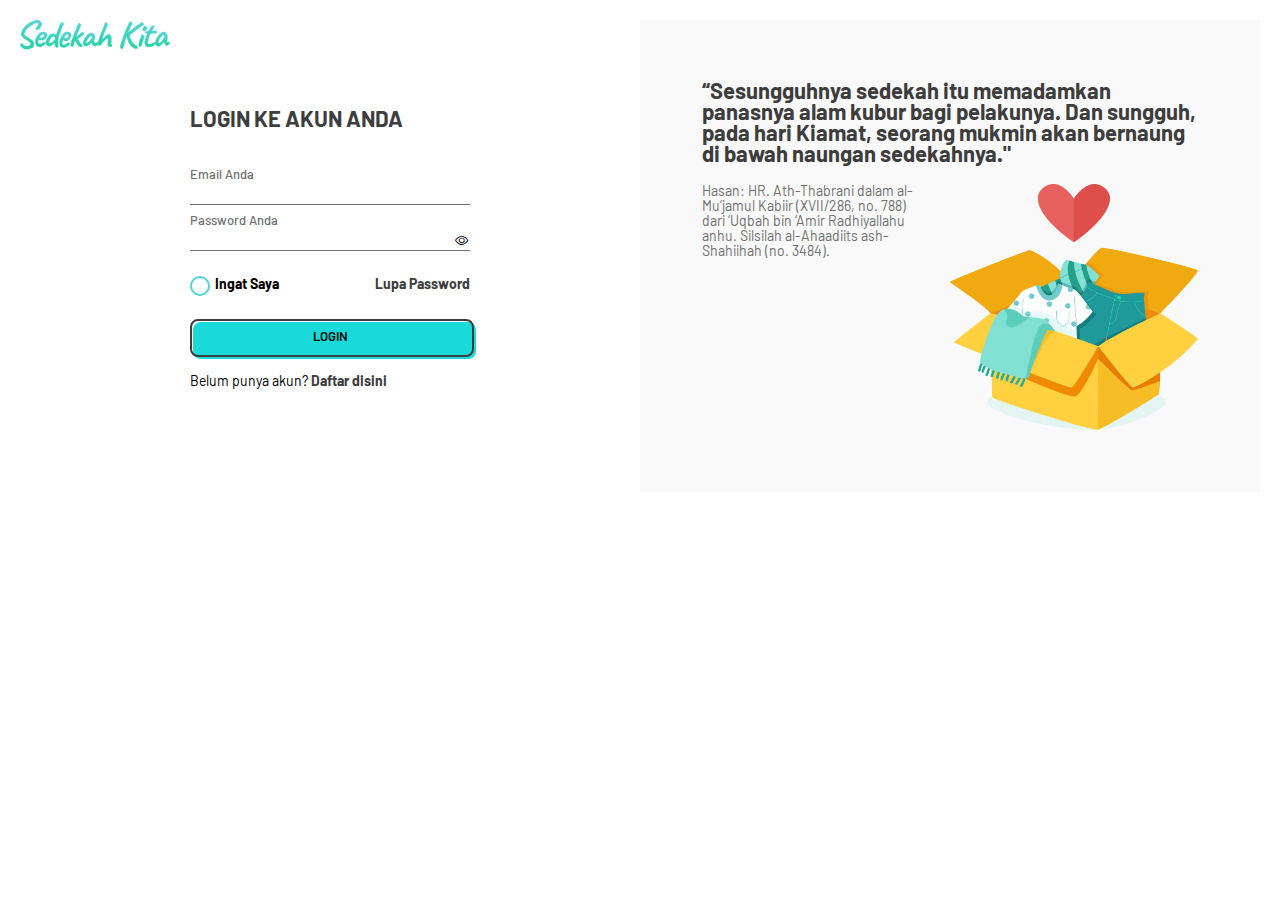
<file: html/index.htm>
<!doctype html>
<html lang="en">
  <head>
    <meta charset="utf-8">
    <meta name="viewport" content="width=device-width, initial-scale=1, shrink-to-fit=no">
    <link rel="stylesheet" href="https://cdn.jsdelivr.net/npm/bootstrap-icons@1.4.0/font/bootstrap-icons.css">
    <link rel="stylesheet" href="assets/css/styles.css" />
    <link href="assets/img/favicon.png" rel="icon" type="image/x-icon" />
    <title>Sedekah Kita</title>
  </head>
  <body>
    <div class="page">
      <div class="sections">
        <div class="left">
          <div class="form-section">
            <div class="logo">
              <img src="assets/img/logo.png" srcset="assets/img/logo.png 1x, assets/img/logo@2x.png 2x" alt="Sedekah Kita" >
            </div>
            <div class="form-center">
              <div class="form">
                <h2>LOGIN KE AKUN ANDA</h2>
                <br>
                <div class="form-group">
                  <label>Email Anda</label>
                  <input type="text" name="email">
                </div>
                <div class="form-group">
                  <label>Password Anda</label>
                  <input type="password" name="password">
                  <button class="toggle" tabindex="-1"><i class="bi bi-eye"></i><i class="bi bi-eye-slash"></i></button>
                </div>
                <br>
                <div class="flex">
                  <label class="checkbox">
                    <input type="checkbox">
                    <span>Ingat Saya</span>
                  </label>
                  <a href="reset.htm" class="flright">Lupa Password</a>
                </div>
                <div class="form-button">
                  <button class="primary">LOGIN</button>
                </div>
                <div class="form-group">
                  Belum punya akun? <a href="register.htm">Daftar disini</a>
                </div>
              </div>
            </div>
          </div>
        </div>
        <div class="right banner-note">
          <div class="banner-outer">
            <div class="banner-inner">
              <h2>“Sesungguhnya sedekah itu memadamkan panasnya alam kubur bagi pelakunya. Dan sungguh, pada hari Kiamat, seorang mukmin akan bernaung di bawah naungan sedekahnya."</h2>
              <div class="banner-footer">
                <div class="footnote">Hasan: HR. Ath-Thabrani dalam al-Mu’jamul Kabiir (XVII/286, no. 788) dari ‘Uqbah bin ‘Amir Radhiyallahu anhu. Silsilah al-Ahaadiits ash-Shahiihah (no. 3484).</div>
                <img src="assets/img/img02.png" alt="">
              </div>
            </div>
          </div>
        </div>
      </div>
    </div>
    <script src="https://code.jquery.com/jquery-3.5.1.min.js" integrity="sha256-9/aliU8dGd2tb6OSsuzixeV4y/faTqgFtohetphbbj0=" crossorigin="anonymous"></script>
    <script src="assets/js/scripts.js" ></script>
  </body>
</html>
</file>
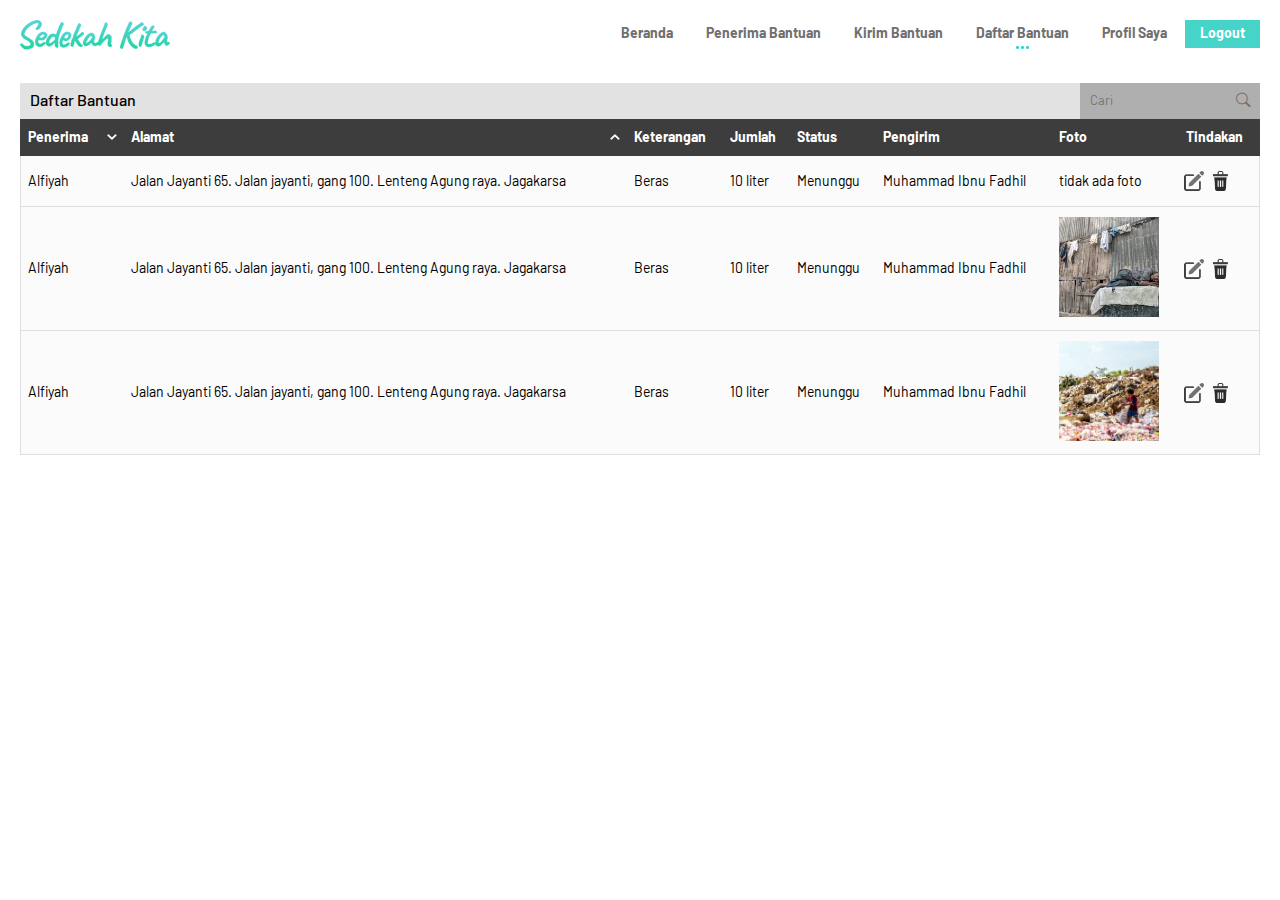
<file: html/daftar_bantuan.htm>
<!doctype html>
<html lang="en">
  <head>
    <meta charset="utf-8">
    <meta name="viewport" content="width=device-width, initial-scale=1, shrink-to-fit=no">
    <link rel="stylesheet" href="https://cdn.jsdelivr.net/npm/bootstrap-icons@1.4.0/font/bootstrap-icons.css">
    <link rel="stylesheet" href="assets/css/styles.css" />
    <link href="assets/img/favicon.png" rel="icon" type="image/x-icon" />
    <title>Sedekah Kita | Daftar Bantuan</title>
  </head>
  <body>
    <div class="page">
      <div class="page-header">
        <div class="logo">
          <img src="assets/img/logo.png" srcset="assets/img/logo.png 1x, assets/img/logo@2x.png 2x" alt="Sedekah Kita" >
        </div>
        <div class="page-menu">
          <input type="checkbox" id="mobileMenuToggle">
          <span class="menu-lines">
            <span></span><span></span><span></span>
          </span>
          <span class="menu-group">
            <a href="home.htm" class="">Beranda</a>
            <a href="penerima_bantuan.htm" class="">Penerima Bantuan</a>
            <a href="kirim_bantuan.htm" class="">Kirim Bantuan</a>
            <a href="daftar_bantuan.htm" class="active">Daftar Bantuan</a>
            <a href="profil.htm" class="">Profil Saya</a>
            <a href="index.htm" class="btn-logout">Logout</a>
          </span>
        </div>
      </div>
      <div class="page-content clean">
        <div class="table-block">
          <div class="table-header">
            <div class="table-title">Daftar Bantuan</div>
            <div class="table-actions">
              <div class="search-box">
                <input type="text" placeholder="Cari">
                <i class="bi bi-search"></i>
              </div>
            </div>
          </div>
          <div class="table-content">
            <table class="">
              <thead>
                <tr role="row">
                  <th class="sorting_asc">Penerima</th>
                  <th class="sorting_desc">Alamat</th>
                  <th class="sorting">Keterangan</th>
                  <th class="sorting">Jumlah</th>
                  <th class="sorting">Status</th>
                  <th class="sorting">Pengirim</th>
                  <th class="sorting">Foto</th>
                  <th class="sorting">Tindakan</th>
                </tr>
                </thead>
                <tbody>
                  <tr>
                    <td>Alfiyah</td>
                    <td>Jalan Jayanti 65. Jalan jayanti, gang 100. Lenteng Agung raya. Jagakarsa</td>
                    <td>Beras</td>
                    <td>10 liter</td>
                    <td>Menunggu</td>
                    <td>Muhammad Ibnu Fadhil</td>
                    <td>tidak ada foto</td>
                    <td>
                      <div class="form-button inline">
                        <a href="#" class="icon-link" onclick="openEdit(this); return false;"><img src="assets/img/icon/edit.png"></a>
                        <a href="#" class="icon-link" onclick="deleteItem(this); return false;"><img src="assets/img/icon/trash.png"></a>
                      </div>
                    </td>
                  </tr>
                  <tr>
                    <td>Alfiyah</td>
                    <td>Jalan Jayanti 65. Jalan jayanti, gang 100. Lenteng Agung raya. Jagakarsa</td>
                    <td>Beras</td>
                    <td>10 liter</td>
                    <td>Menunggu</td>
                    <td>Muhammad Ibnu Fadhil</td>
                    <td><img src="assets/img/placeholder01.png" width="100" alt="foto"></td>
                    <td>
                      <div class="form-button inline">
                        <a href="#" class="icon-link" onclick="openEdit(this); return false;"><img src="assets/img/icon/edit.png"></a>
                        <a href="#" class="icon-link" onclick="deleteItem(this); return false;"><img src="assets/img/icon/trash.png"></a>
                      </div>
                    </td>
                  </tr>
                  <tr>
                    <td>Alfiyah</td>
                    <td>Jalan Jayanti 65. Jalan jayanti, gang 100. Lenteng Agung raya. Jagakarsa</td>
                    <td>Beras</td>
                    <td>10 liter</td>
                    <td>Menunggu</td>
                    <td>Muhammad Ibnu Fadhil</td>
                    <td><img src="assets/img/placeholder02.png" width="100" alt="foto"></td>
                    <td>
                      <div class="form-button inline">
                        <a href="#" class="icon-link" onclick="openEdit(this); return false;"><img src="assets/img/icon/edit.png"></a>
                        <a href="#" class="icon-link" onclick="deleteItem(this); return false;"><img src="assets/img/icon/trash.png"></a>
                      </div>
                    </td>
                  </tr>
                    </tbody>
            </table>
          </div>
            <div class="table-footer"></div>
        </div>
      </div>
    </div>

    <div id="formDaftar" class="dialog-content" >
      <div class="flex">
        <h2><img src="assets/img/icon/package.png" width="30"> <span>DAFTAR BANTUAN</span></h2>
        <div class="form-button inline">
          <button class="plain primary" onclick="openAdd()"><i class="bi bi-plus-circle"></i> <span>Tambah</span></button>
          <button class="plain " onclick="fw_dialogClose()"><span>Batal</span></button>
        </div>
      </div>
      <div class="table-block">
        <div class="table-content">
          <table class="">
            <thead>
              <tr role="row">
                <th class="sorting_asc">Penerima</th>
                <th class="sorting_desc">Alamat</th>
                <th class="sorting">Keterangan</th>
                <th class="sorting">Jumlah</th>
                <th class="sorting">Status</th>
                <th class="sorting">Pengirim</th>
                <th class="sorting">Foto</th>
                <th class="sorting">Tindakan</th>
              </tr>
              </thead>
              <tbody>
                <tr>
                  <td>Alfiyah</td>
                  <td>Jalan Jayanti 65. Jalan jayanti, gang 100. Lenteng Agung raya. Jagakarsa</td>
                  <td>Beras</td>
                  <td>10 liter</td>
                  <td>Menunggu</td>
                  <td>Muhammad Ibnu Fadhil</td>
                  <td>tidak ada foto</td>
                  <td>
                    <div class="form-button inline">
                      <a href="#" class="icon-link" onclick="openEdit(this); return false;"><img src="assets/img/icon/edit.png"></a>
                      <a href="#" class="icon-link" onclick="deleteItem(this); return false;"><img src="assets/img/icon/trash.png"></a>
                    </div>
                  </td>
                </tr>
                <tr>
                  <td>Alfiyah</td>
                  <td>Jalan Jayanti 65. Jalan jayanti, gang 100. Lenteng Agung raya. Jagakarsa</td>
                  <td>Beras</td>
                  <td>10 liter</td>
                  <td>Menunggu</td>
                  <td>Muhammad Ibnu Fadhil</td>
                  <td>tidak ada foto</td>
                  <td>
                    <div class="form-button inline">
                      <a href="#" class="icon-link" onclick="openEdit(this); return false;"><img src="assets/img/icon/edit.png"></a>
                      <a href="#" class="icon-link" onclick="deleteItem(this); return false;"><img src="assets/img/icon/trash.png"></a>
                    </div>
                  </td>
                </tr>
                <tr>
                  <td>Alfiyah</td>
                  <td>Jalan Jayanti 65. Jalan jayanti, gang 100. Lenteng Agung raya. Jagakarsa</td>
                  <td>Beras</td>
                  <td>10 liter</td>
                  <td>Menunggu</td>
                  <td>Muhammad Ibnu Fadhil</td>
                  <td>tidak ada foto</td>
                  <td>
                    <div class="form-button inline">
                      <a href="#" class="icon-link" onclick="openEdit(this); return false;"><img src="assets/img/icon/edit.png"></a>
                      <a href="#" class="icon-link" onclick="deleteItem(this); return false;"><img src="assets/img/icon/trash.png"></a>
                    </div>
                  </td>
                </tr>
                  </tbody>
          </table>
        </div>
      </div>
    </div>

    <div id="formAdd" class="dialog-content" >
      <h2>TAMBAH BANTUAN</h2>
      <br>
      <div class="form">
        <div class="form-group">
          <label>Nama Pengirim</label>
          <input type="text" name="nama">
        </div>
        <div class="form-group">
          <label>HP Pengirim</label>
          <input type="text" name="nohp">
        </div>
        <div class="form-group">
          <label>Alamat Pengirim</label>
          <input type="text" name="alamat">
        </div>
        <div class="form-group">
          <label>Keterangan</label>
          <input type="text" name="keterangan">
        </div>
        <div class="form-columns">
          <div class="form-col">
            <div class="form-group">
              <label>Jumlah</label>
              <input type="number" name="jumlah">
            </div>    
          </div>
          <div class="form-col">
          </div>
        </div>
        <div class="form-columns">
          <div class="form-col">
            <div class="form-group">
              <label>Satuan</label>
              <select name="satuan">
                <option>Pilih</option>
                <option value="ltr">Liter</option>
                <option value="kg">Kilo</option>
                <option value="pcs">Pcs</option>
                <option value="pack">Paket</option>
                <option value="rp">Rupiah</option>
                <option value="box">Box</option>
                <option value="ton">Ton</option>
                <option value="bgn">Bangunan</option>
                <option value="mtr">Meter</option>
              </select>
            </div>    
          </div>
          <div class="form-col">
            <div class="form-group">
              <label>Jenis</label>
              <select name="jenis"><option>Pilih</option>
                <option value="makanan">Makanan</option>
                <option value="obat">Obat</option>
                <option value="uang">Uang</option>
                <option value="buku">Buku</option>
                <option value="tempat">Tempat Tinggal</option>
                <option value="pekerjaan">Pekerjaan</option>
                <option value="lainnya">Lainnya</option></select>
            </div>    
          </div>
        </div>
        <div class="form-columns">
          <div class="form-col">
            <div class="form-group">
              <label>Tanggal Kirim</label>
              <input type="text" name="tglkirim" placeholder="Pilih Tanggal">
              <button class="" tabindex="-1"><i class="bi bi-calendar3"></i></button>
            </div>    
          </div>
          <div class="form-col">
            <div class="form-group">
              <label>Tanggal Terima</label>
              <input type="text" name="tglterima" placeholder="Pilih Tanggal">
              <button class="" tabindex="-1"><i class="bi bi-calendar3"></i></button>
            </div>    
          </div>
        </div>
        <div class="form-columns">
          <div class="form-col">
            <div class="form-group">
              <label>Status</label>
              <select name=status">
                <option>Pilih</option>
                <option value="menunggu">Menunggu</option>
                <option value="dikirim">Dikirim</option>
                <option value="diterima">Diterima</option>
                <option value="batal">Batal</option>
              </select>
            </div>    
          </div>
          <div class="form-col">
          </div>
        </div>
        <div class="form-group">
          <label>Upload Foto</label>
          <div class="upload-box">
            <div class="file">
              <input type="file" name="image">
              <span>TAMBAH FOTO</span>
            </div>
          </div>
        </div>
      </div>
    </div>

    <div id="formEdit" class="dialog-content" >
      <h2>UBAH BANTUAN</h2>
      <br>
      <div class="form">
        <div class="form-group">
          <label>Nama Pengirim</label>
          <input type="text" name="nama" value="Muhammad Ibnu Fadil">
        </div>
        <div class="form-group">
          <label>HP Pengirim</label>
          <input type="text" name="nohp" value="012345678">
        </div>
        <div class="form-group">
          <label>Alamat Pengirim</label>
          <input type="text" name="alamat" value="Jl. pelan2 banyak anak kecil">
        </div>
        <div class="form-group">
          <label>Keterangan</label>
          <input type="text" name="keterangan" value="Beras">
        </div>
        <div class="form-columns">
          <div class="form-col">
            <div class="form-group">
              <label>Jumlah</label>
              <input type="number" name="jumlah" value="10">
            </div>    
          </div>
          <div class="form-col">
          </div>
        </div>
        <div class="form-columns">
          <div class="form-col">
            <div class="form-group">
              <label>Satuan</label>
              <select name="satuan">
                <option>Pilih</option>
                <option value="ltr" selected>Liter</option>
                <option value="kg">Kilo</option>
                <option value="pcs">Pcs</option>
                <option value="pack">Paket</option>
                <option value="rp">Rupiah</option>
                <option value="box">Box</option>
                <option value="ton">Ton</option>
                <option value="bgn">Bangunan</option>
                <option value="mtr">Meter</option>
              </select>
            </div>    
          </div>
          <div class="form-col">
            <div class="form-group">
              <label>Jenis</label>
              <select name="jenis"><option>Pilih</option>
                <option value="makanan" selected>Makanan</option>
                <option value="obat">Obat</option>
                <option value="uang">Uang</option>
                <option value="buku">Buku</option>
                <option value="tempat">Tempat Tinggal</option>
                <option value="pekerjaan">Pekerjaan</option>
                <option value="lainnya">Lainnya</option></select>
            </div>    
          </div>
        </div>
        <div class="form-columns">
          <div class="form-col">
            <div class="form-group">
              <label>Tanggal Kirim</label>
              <input type="text" name="tglkirim" placeholder="Pilih Tanggal" value="2021-03-20">
              <button class="" tabindex="-1"><i class="bi bi-calendar3"></i></button>
            </div>    
          </div>
          <div class="form-col">
            <div class="form-group">
              <label>Tanggal Terima</label>
              <input type="text" name="tglterima" placeholder="Pilih Tanggal">
              <button class="" tabindex="-1"><i class="bi bi-calendar3"></i></button>
            </div>    
          </div>
        </div>
        <div class="form-columns">
          <div class="form-col">
            <div class="form-group">
              <label>Status</label>
              <select name=status">
                <option>Pilih</option>
                <option value="menunggu" selected>Menunggu</option>
                <option value="dikirim">Dikirim</option>
                <option value="diterima">Diterima</option>
                <option value="batal">Batal</option>
              </select>
            </div>    
          </div>
          <div class="form-col">
          </div>
        </div>
        <div class="form-group">
          <label>Upload Foto</label>
          <div class="upload-box">
            <div class="preview"><img src="assets/img/placeholder01.png"></div>
            <div class="preview"><img src="assets/img/placeholder02.png"></div>
            <div class="preview"><img src="assets/img/placeholder03.png"></div>
            <div class="file">
              <input type="file" name="image">
              <span>TAMBAH FOTO</span>
            </div>
          </div>
        </div>
      </div>
    </div>

    <script src="https://code.jquery.com/jquery-3.5.1.min.js" integrity="sha256-9/aliU8dGd2tb6OSsuzixeV4y/faTqgFtohetphbbj0=" crossorigin="anonymous"></script>
    <script src="assets/js/scripts.js" ></script>
    <script type="text/javascript">
      function deleteItem(obj){
        fw_dialog('successDeleteDlg','DATA BERHASIL DIHAPUS',[{class:'primary',label:'OK',action:'fw_dialogClose(\'successDeleteDlg\')'}]);
      }
      function addDataSuccess(){
        fw_dialog('successDlg','TAMBAH PENERIMA BANTUAN<br>BERHASIL',[{class:'primary',label:'KEMBALI',action:'fw_dialogClose();openList()'}]);
      }
      function editDataSuccess(){
        fw_dialog('successDlg','UBAH PENERIMA BANTUAN<br>BERHASIL',[{class:'primary',label:'KEMBALI',action:'fw_dialogClose();openList()'}]);
      }
      function openList(){
        fw_dialog('formDaftarDialog',$('#formDaftar'),null,'width:90%;max-width:800px;');
      }
      function openAdd(){
        fw_dialog('dlgAdd',$('#formAdd'),[{class:'primary',label:'SIMPAN',action:'addDataSuccess()'},{class:'',label:'BATAL',action:'fw_dialogClose(\'dlgAdd\')'}],'width:90%;max-width:700px;');
      }
      function openEdit(obj){
        fw_dialog('dlgEdit',$('#formEdit'),[{class:'primary',label:'SIMPAN',action:'editDataSuccess()'},{class:'',label:'BATAL',action:'fw_dialogClose(\'dlgEdit\')'}],'width:90%;max-width:700px;');
      }
    </script>
  </body>
</html>
</file>
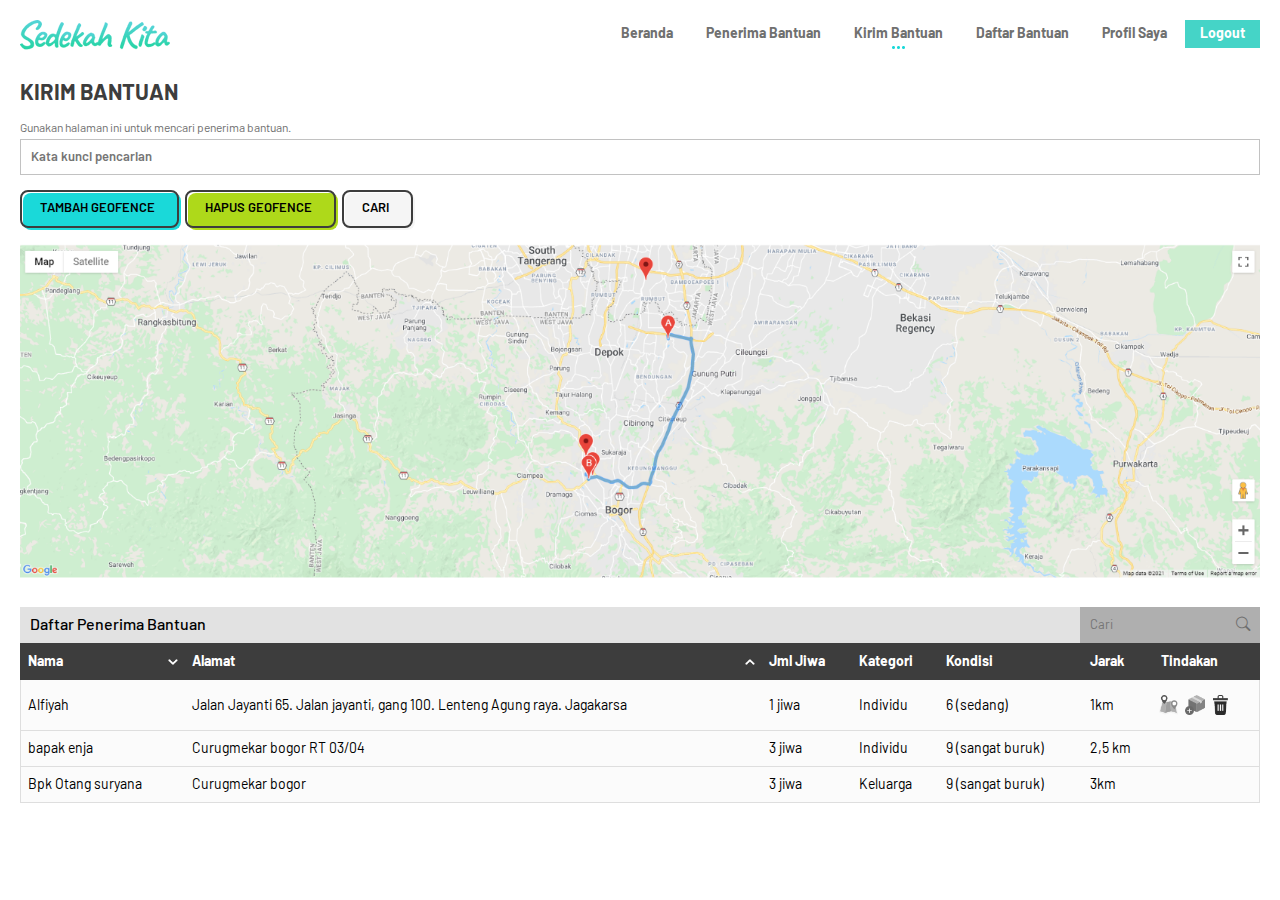
<file: html/kirim_bantuan.htm>
<!doctype html>
<html lang="en">
  <head>
    <meta charset="utf-8">
    <meta name="viewport" content="width=device-width, initial-scale=1, shrink-to-fit=no">
    <link rel="stylesheet" href="https://cdn.jsdelivr.net/npm/bootstrap-icons@1.4.0/font/bootstrap-icons.css">
    <link rel="stylesheet" href="assets/css/styles.css" />
    <link href="assets/img/favicon.png" rel="icon" type="image/x-icon" />
    <title>Sedekah Kita | Kirim Bantuan</title>
  </head>
  <body>
    <div class="page">
      <div class="page-header">
        <div class="logo">
          <img src="assets/img/logo.png" srcset="assets/img/logo.png 1x, assets/img/logo@2x.png 2x" alt="Sedekah Kita" >
        </div>
        <div class="page-menu">
          <input type="checkbox" id="mobileMenuToggle">
          <span class="menu-lines">
            <span></span><span></span><span></span>
          </span>
          <span class="menu-group">
            <a href="home.htm" class="">Beranda</a>
            <a href="penerima_bantuan.htm" class="">Penerima Bantuan</a>
            <a href="kirim_bantuan.htm" class="active">Kirim Bantuan</a>
            <a href="daftar_bantuan.htm" class="">Daftar Bantuan</a>
            <a href="profil.htm" class="">Profil Saya</a>
            <a href="index.htm" class="btn-logout">Logout</a>
          </span>
        </div>
      </div>
      <div class="page-content clean">
        <h2>KIRIM BANTUAN</h2>
        <div class="form">
          <div class="note">Gunakan halaman ini untuk mencari penerima bantuan.</div>
          <div class="form-group">
            <input type="text" class="textbox" name="filter" placeholder="Kata kunci pencarian">
          </div>
          <div class="form-button inline">
            <button class="primary" onclick="">TAMBAH GEOFENCE</button>
            <button class="secondary" onclick="">HAPUS GEOFENCE</button>
            <button class="" onclick="">CARI</button>
          </div>
          <div class="form-group">
            <img src="assets/img/placeholder-map2.png" alt="">
          </div>
        </div>
        <br/>
        <div class="table-block">
          <div class="table-header">
            <div class="table-title">Daftar Penerima Bantuan</div>
            <div class="table-actions">
              <div class="search-box">
                <input type="text" placeholder="Cari">
                <i class="bi bi-search"></i>
              </div>
            </div>
          </div>
          <div class="table-content">
            <table class="">
              <thead>
                <tr role="row">
                  <th class="sorting_asc">Nama</th>
                  <th class="sorting_desc">Alamat</th>
                  <th class="sorting">Jml Jiwa</th>
                  <th class="sorting">Kategori</th>
                  <th class="sorting">Kondisi</th>
                  <th class="sorting">Jarak</th>
                  <th class="sorting">Tindakan</th>
                </tr>
                </thead>
                <tbody>
                <tr>
                  <td>Alfiyah</td>
                  <td>Jalan Jayanti 65. Jalan jayanti, gang 100. Lenteng Agung raya. Jagakarsa</td>
                  <td>1 jiwa</td>
                  <td>Individu</td>
                  <td>6 (sedang)</td>
                  <td>1km</td>
                  <td>
                    <div class="form-button inline">
                      <a href="#" class="icon-link"><img src="assets/img/icon/route.png"></a>
                      <a href="#" class="icon-link" onclick="openList(this); return false;"><img src="assets/img/icon/package.png"></a>
                      <a href="#" class="icon-link"><img src="assets/img/icon/trash.png"></a>
                    </div>
                  </td>
                </tr>
                <tr>
                  <td>bapak enja</td>
                  <td>Curugmekar bogor RT 03/04</td>
                  <td>3 jiwa</td>
                  <td>Individu</td>
                  <td>9 (sangat buruk)</td>
                  <td>2,5 km</td>
                  <td>

                  </td>
                </tr><tr>
                  <td>Bpk Otang suryana</td>
                  <td>Curugmekar bogor</td>
                  <td>3 jiwa</td>
                  <td>Keluarga</td>
                  <td>9 (sangat buruk)</td>
                  <td>3km</td>
                  <td>
                  
                  </td>
                </tr></tbody>
            </table>
          </div>
          <div class="table-footer"></div>
        </div>
      </div>
    </div>

    <div id="formDaftar" class="dialog-content" >
      <div class="flex">
        <h2><img src="assets/img/icon/package.png" width="30"> <span>DAFTAR BANTUAN</span></h2>
        <div class="form-button inline">
          <button class="plain primary" onclick="openAdd()"><i class="bi bi-plus-circle"></i> <span>Tambah</span></button>
          <button class="plain " onclick="fw_dialogClose()"><span>Batal</span></button>
        </div>
      </div>
      <div class="table-block">
        <div class="table-content">
          <table class="">
            <thead>
              <tr role="row">
                <th class="sorting_asc">Penerima</th>
                <th class="sorting_desc">Alamat</th>
                <th class="sorting">Keterangan</th>
                <th class="sorting">Jumlah</th>
                <th class="sorting">Status</th>
                <th class="sorting">Pengirim</th>
                <th class="sorting">Foto</th>
                <th class="sorting">Tindakan</th>
              </tr>
              </thead>
              <tbody>
                <tr>
                  <td>Alfiyah</td>
                  <td>Jalan Jayanti 65. Jalan jayanti, gang 100. Lenteng Agung raya. Jagakarsa</td>
                  <td>Beras</td>
                  <td>10 liter</td>
                  <td>Menunggu</td>
                  <td>Muhammad Ibnu Fadhil</td>
                  <td>tidak ada foto</td>
                  <td>
                    <div class="form-button inline">
                      <a href="#" class="icon-link" onclick="openEdit(this); return false;"><img src="assets/img/icon/edit.png"></a>
                      <a href="#" class="icon-link" onclick="deleteItem(this); return false;"><img src="assets/img/icon/trash.png"></a>
                    </div>
                  </td>
                </tr>
                <tr>
                  <td>Alfiyah</td>
                  <td>Jalan Jayanti 65. Jalan jayanti, gang 100. Lenteng Agung raya. Jagakarsa</td>
                  <td>Beras</td>
                  <td>10 liter</td>
                  <td>Menunggu</td>
                  <td>Muhammad Ibnu Fadhil</td>
                  <td>tidak ada foto</td>
                  <td>
                    <div class="form-button inline">
                      <a href="#" class="icon-link" onclick="openEdit(this); return false;"><img src="assets/img/icon/edit.png"></a>
                      <a href="#" class="icon-link" onclick="deleteItem(this); return false;"><img src="assets/img/icon/trash.png"></a>
                    </div>
                  </td>
                </tr>
                <tr>
                  <td>Alfiyah</td>
                  <td>Jalan Jayanti 65. Jalan jayanti, gang 100. Lenteng Agung raya. Jagakarsa</td>
                  <td>Beras</td>
                  <td>10 liter</td>
                  <td>Menunggu</td>
                  <td>Muhammad Ibnu Fadhil</td>
                  <td>tidak ada foto</td>
                  <td>
                    <div class="form-button inline">
                      <a href="#" class="icon-link" onclick="openEdit(this); return false;"><img src="assets/img/icon/edit.png"></a>
                      <a href="#" class="icon-link" onclick="deleteItem(this); return false;"><img src="assets/img/icon/trash.png"></a>
                    </div>
                  </td>
                </tr>
                  </tbody>
          </table>
        </div>
      </div>
    </div>

    <div id="formAdd" class="dialog-content" >
      <h2>TAMBAH BANTUAN</h2>
      <br>
      <div class="form">
        <div class="form-group">
          <label>Nama Pengirim</label>
          <input type="text" name="nama">
        </div>
        <div class="form-group">
          <label>HP Pengirim</label>
          <input type="text" name="nohp">
        </div>
        <div class="form-group">
          <label>Alamat Pengirim</label>
          <input type="text" name="alamat">
        </div>
        <div class="form-group">
          <label>Keterangan</label>
          <input type="text" name="keterangan">
        </div>
        <div class="form-columns">
          <div class="form-col">
            <div class="form-group">
              <label>Jumlah</label>
              <input type="number" name="jumlah">
            </div>    
          </div>
          <div class="form-col">
          </div>
        </div>
        <div class="form-columns">
          <div class="form-col">
            <div class="form-group">
              <label>Satuan</label>
              <select name="satuan">
                <option>Pilih</option>
                <option value="ltr">Liter</option>
                <option value="kg">Kilo</option>
                <option value="pcs">Pcs</option>
                <option value="pack">Paket</option>
                <option value="rp">Rupiah</option>
                <option value="box">Box</option>
                <option value="ton">Ton</option>
                <option value="bgn">Bangunan</option>
                <option value="mtr">Meter</option>
              </select>
            </div>    
          </div>
          <div class="form-col">
            <div class="form-group">
              <label>Jenis</label>
              <select name="jenis"><option>Pilih</option>
                <option value="makanan">Makanan</option>
                <option value="obat">Obat</option>
                <option value="uang">Uang</option>
                <option value="buku">Buku</option>
                <option value="tempat">Tempat Tinggal</option>
                <option value="pekerjaan">Pekerjaan</option>
                <option value="lainnya">Lainnya</option></select>
            </div>    
          </div>
        </div>
        <div class="form-columns">
          <div class="form-col">
            <div class="form-group">
              <label>Tanggal Kirim</label>
              <input type="text" name="tglkirim" placeholder="Pilih Tanggal">
              <button class="" tabindex="-1"><i class="bi bi-calendar3"></i></button>
            </div>    
          </div>
          <div class="form-col">
            <div class="form-group">
              <label>Tanggal Terima</label>
              <input type="text" name="tglterima" placeholder="Pilih Tanggal">
              <button class="" tabindex="-1"><i class="bi bi-calendar3"></i></button>
            </div>    
          </div>
        </div>
        <div class="form-columns">
          <div class="form-col">
            <div class="form-group">
              <label>Status</label>
              <select name=status">
                <option>Pilih</option>
                <option value="menunggu">Menunggu</option>
                <option value="dikirim">Dikirim</option>
                <option value="diterima">Diterima</option>
                <option value="batal">Batal</option>
              </select>
            </div>    
          </div>
          <div class="form-col">
          </div>
        </div>
        <div class="form-group">
          <label>Upload Foto</label>
          <div class="upload-box">
            <div class="file">
              <input type="file" name="image">
              <span>TAMBAH FOTO</span>
            </div>
          </div>
        </div>
      </div>
    </div>

    <div id="formEdit" class="dialog-content" >
      <h2>UBAH BANTUAN</h2>
      <br>
      <div class="form">
        <div class="form-group">
          <label>Nama Pengirim</label>
          <input type="text" name="nama" value="Muhammad Ibnu Fadil">
        </div>
        <div class="form-group">
          <label>HP Pengirim</label>
          <input type="text" name="nohp" value="012345678">
        </div>
        <div class="form-group">
          <label>Alamat Pengirim</label>
          <input type="text" name="alamat" value="Jl. pelan2 banyak anak kecil">
        </div>
        <div class="form-group">
          <label>Keterangan</label>
          <input type="text" name="keterangan" value="Beras">
        </div>
        <div class="form-columns">
          <div class="form-col">
            <div class="form-group">
              <label>Jumlah</label>
              <input type="number" name="jumlah" value="10">
            </div>    
          </div>
          <div class="form-col">
          </div>
        </div>
        <div class="form-columns">
          <div class="form-col">
            <div class="form-group">
              <label>Satuan</label>
              <select name="satuan">
                <option>Pilih</option>
                <option value="ltr" selected>Liter</option>
                <option value="kg">Kilo</option>
                <option value="pcs">Pcs</option>
                <option value="pack">Paket</option>
                <option value="rp">Rupiah</option>
                <option value="box">Box</option>
                <option value="ton">Ton</option>
                <option value="bgn">Bangunan</option>
                <option value="mtr">Meter</option>
              </select>
            </div>    
          </div>
          <div class="form-col">
            <div class="form-group">
              <label>Jenis</label>
              <select name="jenis"><option>Pilih</option>
                <option value="makanan" selected>Makanan</option>
                <option value="obat">Obat</option>
                <option value="uang">Uang</option>
                <option value="buku">Buku</option>
                <option value="tempat">Tempat Tinggal</option>
                <option value="pekerjaan">Pekerjaan</option>
                <option value="lainnya">Lainnya</option></select>
            </div>    
          </div>
        </div>
        <div class="form-columns">
          <div class="form-col">
            <div class="form-group">
              <label>Tanggal Kirim</label>
              <input type="text" name="tglkirim" placeholder="Pilih Tanggal" value="2021-03-20">
              <button class="" tabindex="-1"><i class="bi bi-calendar3"></i></button>
            </div>    
          </div>
          <div class="form-col">
            <div class="form-group">
              <label>Tanggal Terima</label>
              <input type="text" name="tglterima" placeholder="Pilih Tanggal">
              <button class="" tabindex="-1"><i class="bi bi-calendar3"></i></button>
            </div>    
          </div>
        </div>
        <div class="form-columns">
          <div class="form-col">
            <div class="form-group">
              <label>Status</label>
              <select name=status">
                <option>Pilih</option>
                <option value="menunggu" selected>Menunggu</option>
                <option value="dikirim">Dikirim</option>
                <option value="diterima">Diterima</option>
                <option value="batal">Batal</option>
              </select>
            </div>    
          </div>
          <div class="form-col">
          </div>
        </div>
        <div class="form-group">
          <label>Upload Foto</label>
          <div class="upload-box">
            <div class="preview"><img src="assets/img/placeholder01.png"></div>
            <div class="preview"><img src="assets/img/placeholder02.png"></div>
            <div class="preview"><img src="assets/img/placeholder03.png"></div>
            <div class="file">
              <input type="file" name="image">
              <span>TAMBAH FOTO</span>
            </div>
          </div>
        </div>
      </div>
    </div>

    <script src="https://code.jquery.com/jquery-3.5.1.min.js" integrity="sha256-9/aliU8dGd2tb6OSsuzixeV4y/faTqgFtohetphbbj0=" crossorigin="anonymous"></script>
    <script src="assets/js/scripts.js" ></script>
    <script type="text/javascript">
      function deleteItem(obj){
        fw_dialog('successDeleteDlg','DATA BERHASIL DIHAPUS',[{class:'primary',label:'OK',action:'fw_dialogClose(\'successDeleteDlg\')'}]);
      }
      function addDataSuccess(){
        fw_dialog('successDlg','TAMBAH PENERIMA BANTUAN<br>BERHASIL',[{class:'primary',label:'KEMBALI',action:'fw_dialogClose();openList()'}]);
      }
      function editDataSuccess(){
        fw_dialog('successDlg','UBAH PENERIMA BANTUAN<br>BERHASIL',[{class:'primary',label:'KEMBALI',action:'fw_dialogClose();openList()'}]);
      }
      function openList(){
        fw_dialog('formDaftarDialog',$('#formDaftar'),null,'width:90%;max-width:800px;');
      }
      function openAdd(){
        fw_dialog('dlgAdd',$('#formAdd'),[{class:'primary',label:'SIMPAN',action:'addDataSuccess()'},{class:'',label:'BATAL',action:'fw_dialogClose(\'dlgAdd\')'}],'width:90%;max-width:700px;');
      }
      function openEdit(obj){
        fw_dialog('dlgEdit',$('#formEdit'),[{class:'primary',label:'SIMPAN',action:'editDataSuccess()'},{class:'',label:'BATAL',action:'fw_dialogClose(\'dlgEdit\')'}],'width:90%;max-width:700px;');
      }
    </script>
  </body>
</html>
</file>
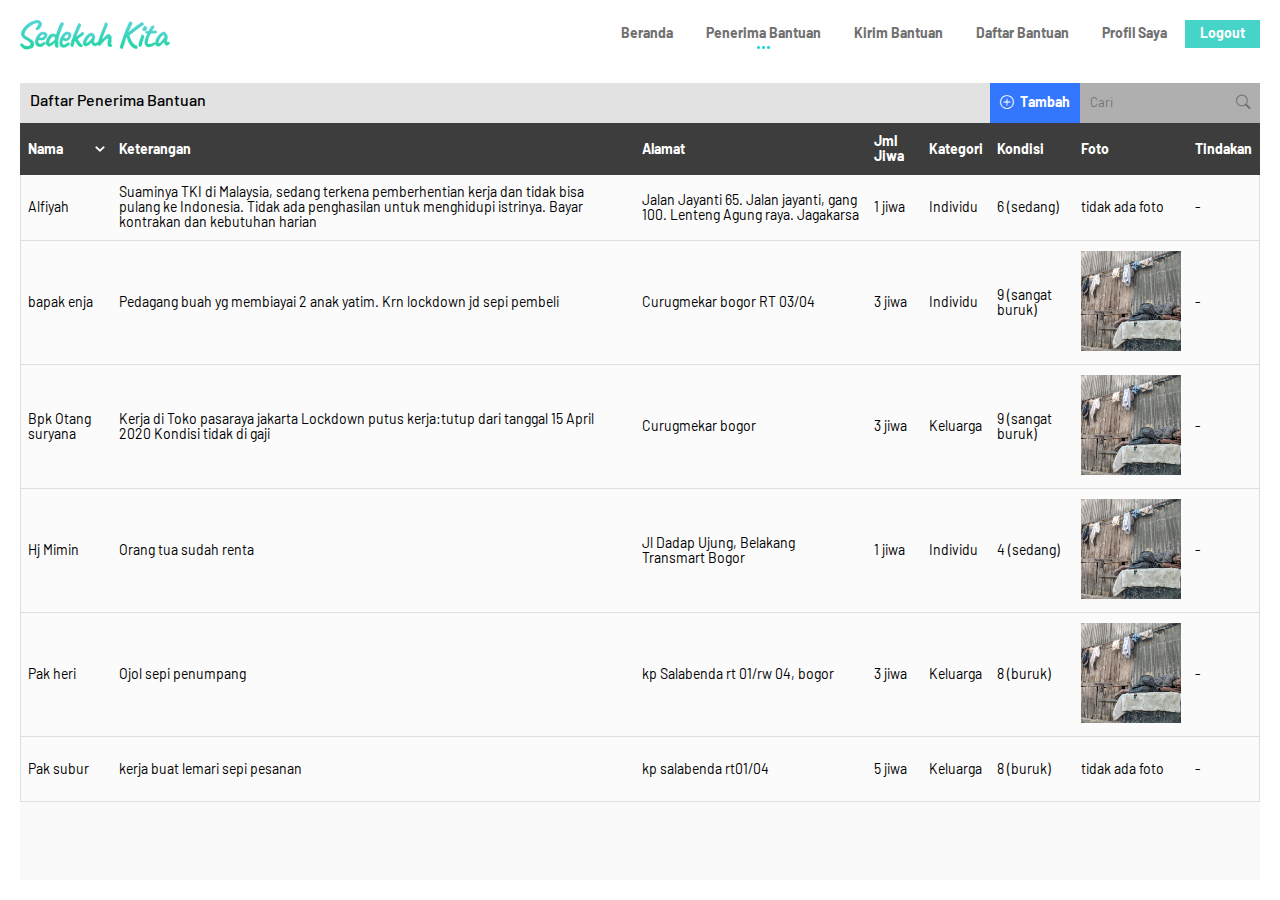
<file: html/penerima_bantuan.htm>
<!doctype html>
<html lang="en">
  <head>
    <meta charset="utf-8">
    <meta name="viewport" content="width=device-width, initial-scale=1, shrink-to-fit=no">
    <link rel="stylesheet" href="https://cdn.jsdelivr.net/npm/bootstrap-icons@1.4.0/font/bootstrap-icons.css">
    <link rel="stylesheet" href="assets/css/styles.css" />
    <link href="assets/img/favicon.png" rel="icon" type="image/x-icon" />
    <title>Sedekah Kita | Daftar Penerima Bantuan</title>
  </head>
  <body>
    <div class="page">
      <div class="page-header">
        <div class="logo">
          <img src="assets/img/logo.png" srcset="assets/img/logo.png 1x, assets/img/logo@2x.png 2x" alt="Sedekah Kita" >
        </div>
        <div class="page-menu">
          <input type="checkbox" id="mobileMenuToggle">
          <span class="menu-lines">
            <span></span><span></span><span></span>
          </span>
          <span class="menu-group">
            <a href="home.htm" class="">Beranda</a>
            <a href="penerima_bantuan.htm" class="active">Penerima Bantuan</a>
            <a href="kirim_bantuan.htm" class="">Kirim Bantuan</a>
            <a href="daftar_bantuan.htm" class="">Daftar Bantuan</a>
            <a href="profil.htm" class="">Profil Saya</a>
            <a href="index.htm" class="btn-logout">Logout</a>
          </span>
        </div>
      </div>
      <div class="page-content">
        <div class="table-block">
          <div class="table-header">
            <div class="table-title">Daftar Penerima Bantuan</div>
            <div class="table-actions">
              <a href="#" onclick="addNewData(); return false;"><i class="bi bi-plus-circle"></i> <span>Tambah</span></a>
              <div class="search-box">
                <input type="text" placeholder="Cari">
                <i class="bi bi-search"></i>
              </div>
            </div>
          </div>
          <div class="table-content">
            <table class="">
              <thead>
                <tr role="row">
                  <th class="sorting_asc">Nama</th>
                  <th class="sorting">Keterangan</th>
                  <th class="sorting">Alamat</th>
                  <th class="sorting">Jml Jiwa</th>
                  <th class="sorting">Kategori</th>
                  <th class="sorting">Kondisi</th>
                  <th class="sorting">Foto</th>
                  <th class="sorting">Tindakan</th>
                </tr>
                </thead>
                <tbody>
                <tr>
                  <td>Alfiyah</td>
                  <td>Suaminya TKI di Malaysia, sedang terkena pemberhentian kerja dan tidak bisa pulang ke Indonesia. Tidak ada penghasilan untuk menghidupi istrinya. Bayar kontrakan dan kebutuhan harian</td>
                  <td>Jalan Jayanti 65.
                  Jalan jayanti, gang 100. Lenteng Agung raya. Jagakarsa</td>
                  <td>1 jiwa</td>
                  <td>Individu</td>
                  <td>6 (sedang)</td>
                  <td><p>tidak ada foto</p></td>
                  <td><p>-</p></td>
                </tr>
                <tr>
                  <td>bapak enja</td>
                  <td>Pedagang buah yg membiayai 2 anak yatim. Krn lockdown jd sepi pembeli</td>
                  <td>Curugmekar bogor RT 03/04</td>
                  <td>3 jiwa</td>
                  <td>Individu</td>
                  <td>9 (sangat buruk)</td>
                  <td>
                  <img src="assets/img/placeholder01.png" width="100" alt="foto">
                  </td>
                  <td>
                  <p>-</p>
                  </td>
                </tr><tr>
                  <td>Bpk Otang suryana</td>
                  <td>Kerja di Toko pasaraya jakarta
                  Lockdown putus kerja:tutup dari tanggal 15 April 2020
                  Kondisi tidak di gaji</td>
                  <td>Curugmekar bogor</td>
                  <td>3 jiwa</td>
                  <td>Keluarga</td>
                  <td>9 (sangat buruk)</td>
                  <td>
                  <img src="assets/img/placeholder01.png" width="100" alt="foto">
                  </td>
                  <td>
                  <p>-</p>
                  </td>
                </tr><tr>
                  <td>Hj Mimin</td>
                  <td>Orang tua sudah renta</td>
                  <td>Jl Dadap Ujung, Belakang Transmart Bogor</td>
                  <td>1 jiwa</td>
                  <td>Individu</td>
                  <td>4 (sedang)</td>
                  <td>
                  <img src="assets/img/placeholder01.png" width="100" alt="foto">
                  </td>
                  <td>
                  <p>-</p>
                  </td>
                </tr><tr>
                  <td>Pak heri</td>
                  <td>Ojol sepi penumpang</td>
                  <td>kp Salabenda rt 01/rw 04, bogor</td>
                  <td>3 jiwa</td>
                  <td>Keluarga</td>
                  <td>8 (buruk)</td>
                  <td>
                  <img src="assets/img/placeholder01.png" width="100" alt="foto">
                  </td>
                  <td>
                  <p>-</p>
                  </td>
                </tr><tr>
                  <td>Pak subur</td>
                  <td>kerja buat lemari sepi pesanan</td>
                  <td>kp salabenda rt01/04</td>
                  <td>5 jiwa</td>
                  <td>Keluarga</td>
                  <td>8 (buruk)</td>
                  <td>
                  <p>tidak ada foto</p>
                  </td>
                  <td>
                  <p>-</p>
                  </td>
                </tr></tbody>
            </table>
          </div>
          <div class="table-footer"></div>
        </div>
      </div>
    </div>
    <div id="formAdd" class="dialog-content" >
      <h2>TAMBAH PENERIMA BANTUAN</h2>
      <br>
      <div class="form">
        <div class="form-group">
          <label>Nama Lengkap</label>
          <input type="text" name="nama">
        </div>
        <div class="form-group">
          <label>Keterangan</label>
          <input type="text" name="keterangan">
        </div>
        <div class="form-group">
          <label>Alamat</label>
          <input type="text" name="alamat">
        </div>
        <div class="form-group">
          <label>Lokasi di Peta</label>
          <input type="button" name="btnLokasi" value="Pilih Lokasi di Peta" onclick="openMap()">
        </div>
        <div class="form-columns">
          <div class="form-col">
            <div class="form-group">
              <input type="text" name="lat">
              <label>Latitude</label>
            </div>    
          </div>
          <div class="form-col">
            <div class="form-group">
              <input type="text" name="long">
              <label>Longitude</label>
            </div>    
          </div>
        </div>
        <div class="form-columns">
          <div class="form-col">
            <div class="form-group">
              <label>Jumlah Jiwa (orang)</label>
              <input type="text" name="jumljiwa">
            </div>    
          </div>
          <div class="form-col">
            <div class="form-group">
              <label>Kondisi (1-10/baik-buruk)</label>
              <input type="text" name="kondisi">
            </div>    
          </div>
        </div>
        <div class="form-columns">
          <div class="form-col">
            <div class="form-group">
              <label>Kebutuhan</label>
              <select name="kebutuhan">
                <option>Pilih</option>
                <option value="ButuhPangan">Butuh Pangan</option>
                <option value="ButuhPenghasilan">Butuh Penghasilan</option>
                <option value="ButuhTempatTinggal">Butuh Tempat Tinggal</option>
                <option value="ButuhPendidikan">Butuh Pendidikan</option>
                <option value="ButuhPengobatan">Butuh Pengobatan</option>
              </select>
            </div>    
          </div>
          <div class="form-col">
            <div class="form-group">
              <label>Kategori</label>
              <select name="kondisi"><option>Pilih</option>
                <option value="Individu">Individu</option>
                <option value="Keluarga">Keluarga</option>
                <option value="Panti Asuhan">Panti Asuhan</option>
                <option value="Tempat Ibadah">Tempat Ibadah</option>
                <option value="Organisasi">Organisasi</option>
                <option value="Lainnya">Lainnya</option></select>
            </div>    
          </div>
        </div>
        <div class="form-columns">
          <div class="form-col">
            <div class="form-group">
              <label>No HP (opsional)</label>
              <input type="text" name="nohp">
            </div>    
          </div>
          <div class="form-col">
            <div class="form-group">
              <label>Email (opsional)</label>
              <input type="text" name="email">
            </div>    
          </div>
        </div>
        <div class="form-group">
          <label class="checkbox">
            <input type="checkbox">
            <span>Aktif</span>
          </label>
        </div>
      </div>
    </div>
    <div id="formAddMap" class="dialog-content" >
      <h2>PILIH LOKASI</h2>
      <br>
      <div class="form">
        <div class="form-group">
          <label>Alamat</label>
          <input type="text" name="alamat">
        </div>
        <div class="note">Cari titik lokasi berdasarkan alamat.</div>
        <div class="form-group right">
          <input type="button" name="btnCari" value="  CARI  " onclick="">
        </div>
        <div class="form-group">
          <img src="assets/img/placeholder-map.png" >
        </div>
      </div>
    </div>
    <script src="https://code.jquery.com/jquery-3.5.1.min.js" integrity="sha256-9/aliU8dGd2tb6OSsuzixeV4y/faTqgFtohetphbbj0=" crossorigin="anonymous"></script>
    <script src="assets/js/scripts.js" ></script>
    <script type="text/javascript">
      function addNewDataSuccess(){
        fw_dialog('successDlg','TAMBAH PENERIMA BANTUAN<br>BERHASIL',[{class:'primary',label:'KEMBALI',action:'fw_dialogClose()'}]);
      }
      function addNewData(){
        fw_dialog('dlgAddData',$('#formAdd'),[{class:'primary',label:'DAFTAR',action:'addNewDataSuccess()'},{class:'',label:'BATAL',action:'fw_dialogClose(\'dlgAddData\')'}],'width:90%;max-width:800px;');
      }
      function openMap(){
        fw_dialog('dlgAddDataMap',$('#formAddMap'),[{class:'primary',label:'OK',action:'fw_dialogClose(\'dlgAddDataMap\')'},{class:'',label:'BATAL',action:'fw_dialogClose(\'dlgAddDataMap\')'}],'width:90%;max-width:700px;');
      }
    </script>
  </body>
</html>
</file>
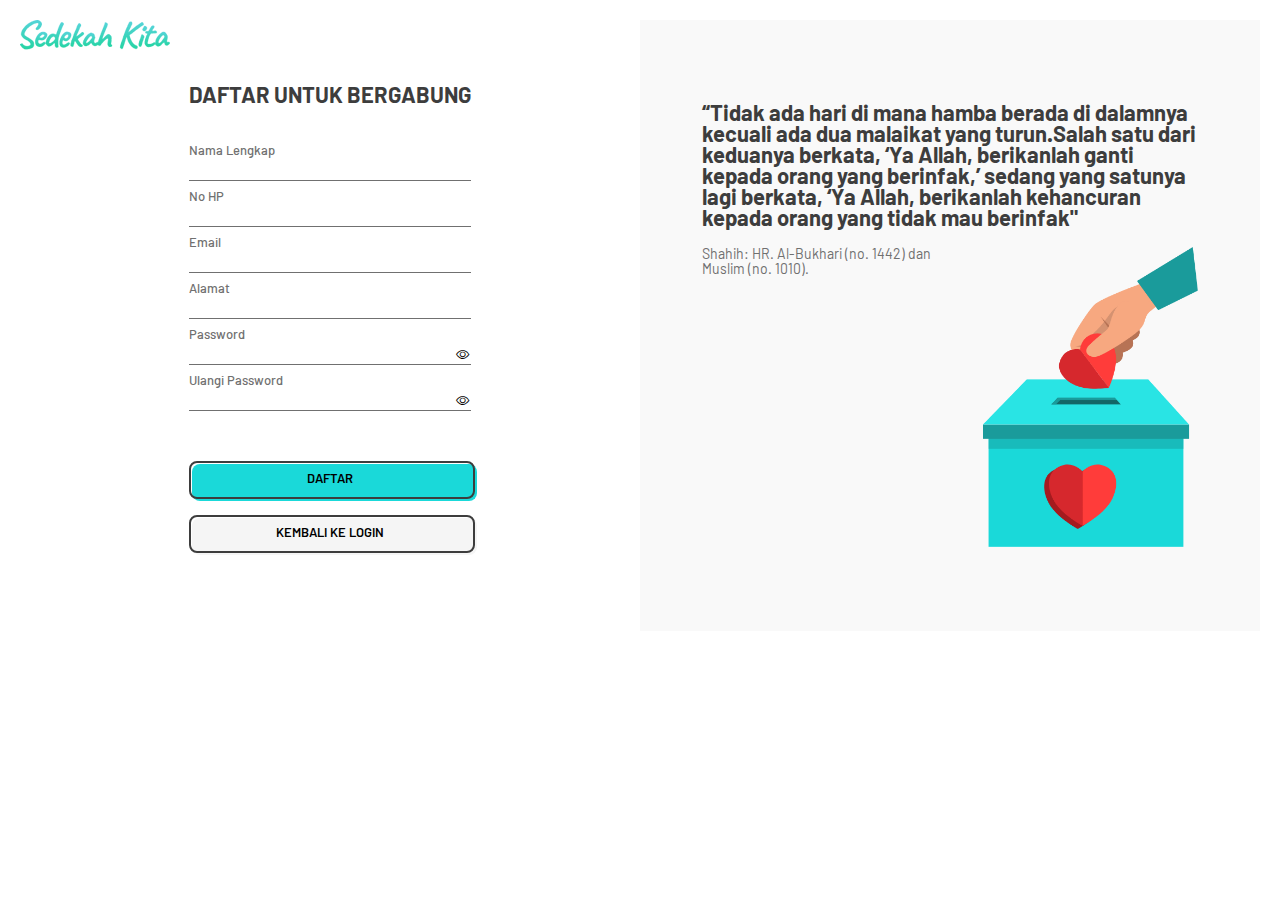
<file: html/register.htm>
<!doctype html>
<html lang="en">
  <head>
    <meta charset="utf-8">
    <meta name="viewport" content="width=device-width, initial-scale=1, shrink-to-fit=no">
    <link rel="stylesheet" href="https://cdn.jsdelivr.net/npm/bootstrap-icons@1.4.0/font/bootstrap-icons.css">
    <link rel="stylesheet" href="assets/css/styles.css" />
    <link href="assets/img/favicon.png" rel="icon" type="image/x-icon" />
    <title>Sedekah Kita | Daftar</title>
  </head>
  <body>
    <div class="page">
      <div class="sections">
        <div class="left">
          <div class="form-section">
            <div class="logo">
              <img src="assets/img/logo.png" srcset="assets/img/logo.png 1x, assets/img/logo@2x.png 2x" alt="Sedekah Kita" >
            </div>
            <div class="form-center">
              <div class="form">
                <h2>DAFTAR UNTUK BERGABUNG</h2>
                <br>
                <div class="form-group">
                  <label>Nama Lengkap</label>
                  <input type="text" name="nama">
                </div>
                <div class="form-group">
                  <label>No HP</label>
                  <input type="text" name="nohp">
                </div>
                <div class="form-group">
                  <label>Email</label>
                  <input type="email" name="email">
                </div>
                <div class="form-group">
                  <label>Alamat</label>
                  <input type="text" name="alamat">
                </div>
                <div class="form-group">
                  <label>Password</label>
                  <input type="password" name="password">
                  <button class="toggle" tabindex="-1"><i class="bi bi-eye"></i><i class="bi bi-eye-slash"></i></button>
                </div>
                <div class="form-group">
                  <label>Ulangi Password</label>
                  <input type="password" name="passwordconfirm">
                  <button class="toggle" tabindex="-1"><i class="bi bi-eye"></i><i class="bi bi-eye-slash"></i></button>
                </div>
                <br>
                <div class="form-button">
                  <button class="primary" onclick="fw_dialog('common','<h3>PENDAFTARAN ANDA BERHASIL<br>SILAHKAN LOGIN</h3>',[{class:'primary',label:'KEMBALI KE HALAMAN LOGIN',action:'fw_open(\'index.htm\')'}])">DAFTAR</button>
                </div>
                <div class="form-button">
                  <button class="" onclick="fw_open('index.htm')">KEMBALI KE LOGIN</button>
                </div>
              </div>
            </div>
          </div>
        </div>
        <div class="right banner-note">
          <div class="banner-outer">
            <div class="banner-inner">
              <h2>“Tidak ada hari di mana hamba berada di dalamnya kecuali ada dua malaikat yang turun.Salah satu dari keduanya berkata, ‘Ya Allah, berikanlah ganti kepada orang yang berinfak,’ sedang yang satunya lagi berkata, ‘Ya Allah, berikanlah kehancuran kepada orang yang tidak mau berinfak"</h2>
              <div class="banner-footer">
                <div class="footnote">Shahih: HR. Al-Bukhari (no. 1442) dan Muslim (no. 1010).</div>
                <img src="assets/img/img01.png" alt="">
              </div>
            </div>
          </div>
        </div>
      </div>
    </div>
    <script src="https://code.jquery.com/jquery-3.5.1.min.js" integrity="sha256-9/aliU8dGd2tb6OSsuzixeV4y/faTqgFtohetphbbj0=" crossorigin="anonymous"></script>
    <script src="assets/js/scripts.js" ></script>
  </body>
</html>
</file>
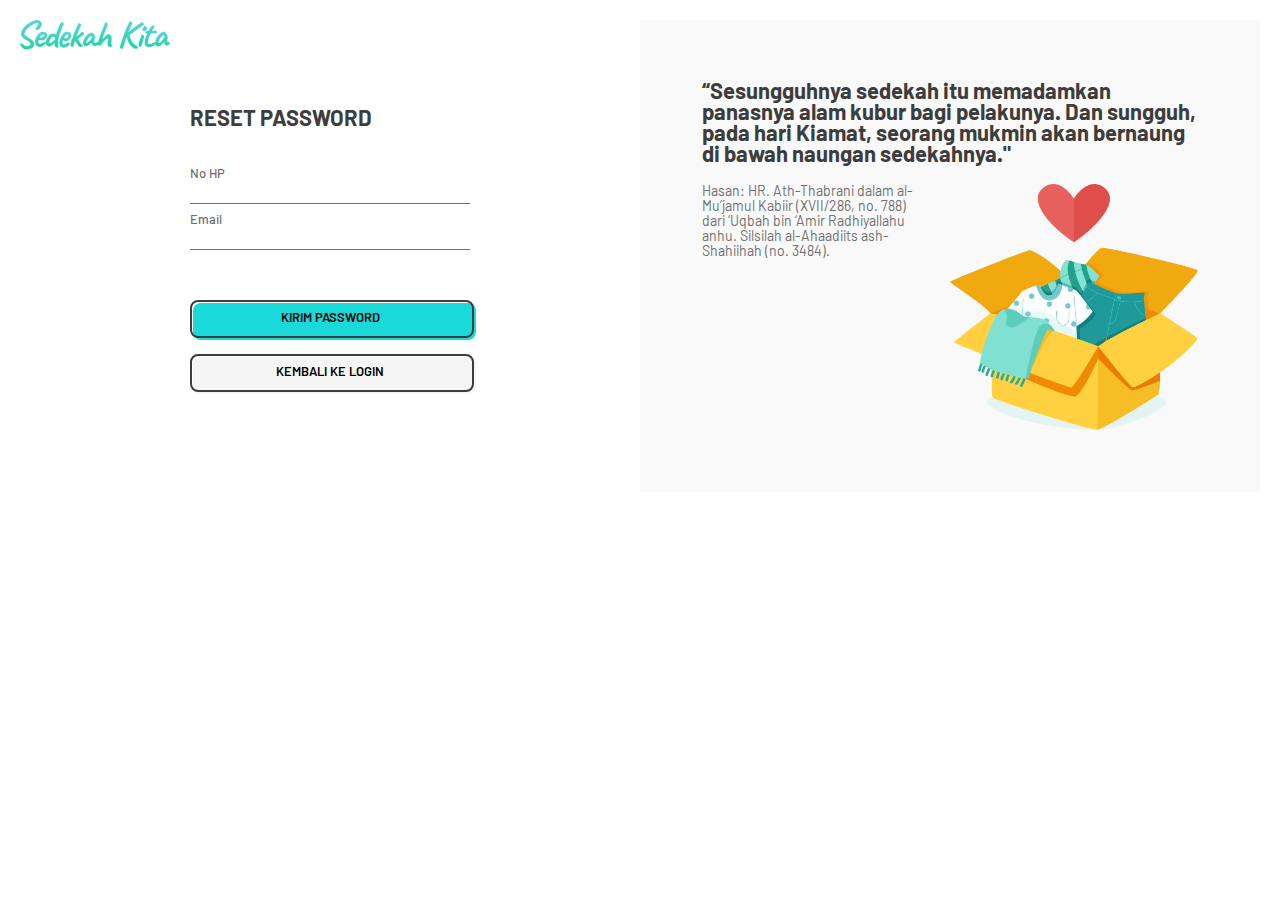
<file: html/reset.htm>
<!doctype html>
<html lang="en">
  <head>
    <meta charset="utf-8">
    <meta name="viewport" content="width=device-width, initial-scale=1, shrink-to-fit=no">
    <link rel="stylesheet" href="https://cdn.jsdelivr.net/npm/bootstrap-icons@1.4.0/font/bootstrap-icons.css">
    <link rel="stylesheet" href="assets/css/styles.css" />
    <link href="assets/img/favicon.png" rel="icon" type="image/x-icon" />
    <title>Sedekah Kita | Reset Password</title>
  </head>
  <body>
    <div class="page">
      <div class="sections">
        <div class="left">
          <div class="form-section">
            <div class="logo">
              <img src="assets/img/logo.png" srcset="assets/img/logo.png 1x, assets/img/logo@2x.png 2x" alt="Sedekah Kita" >
            </div>
            <div class="form-center">
              <div class="form">
                <h2>RESET PASSWORD</h2>
                <br>
                <div class="form-group">
                  <label>No HP</label>
                  <input type="text" name="nohp">
                </div>
                <div class="form-group">
                  <label>Email</label>
                  <input type="email" name="email">
                </div>
                <br>
                <div class="form-button">
                  <button class="primary" onclick="fw_dialog('common','<h3>RESET PASSWORD ANDA BERHASIL<br>SILAHKAN CEK EMAIL ANDA<br>UNTUK PETUNJUK SELANJUTNYA</h3>',[{class:'primary',label:'KEMBALI KE HALAMAN LOGIN',action:'fw_open(\'index.htm\')'}])">KIRIM PASSWORD</button>
                </div>
                <div class="form-button">
                  <button class="" onclick="fw_open('index.htm')">KEMBALI KE LOGIN</button>
                </div>
              </div>
            </div>
          </div>
        </div>
        <div class="right banner-note">
          <div class="banner-outer">
            <div class="banner-inner">
              <h2>“Sesungguhnya sedekah itu memadamkan panasnya alam kubur bagi pelakunya. Dan sungguh, pada hari Kiamat, seorang mukmin akan bernaung di bawah naungan sedekahnya."</h2>
              <div class="banner-footer">
                <div class="footnote">Hasan: HR. Ath-Thabrani dalam al-Mu’jamul Kabiir (XVII/286, no. 788) dari ‘Uqbah bin ‘Amir Radhiyallahu anhu. Silsilah al-Ahaadiits ash-Shahiihah (no. 3484).</div>
                <img src="assets/img/img02.png" alt="">
              </div>
            </div>
          </div>
        </div>
      </div>
    </div>
    <script src="https://code.jquery.com/jquery-3.5.1.min.js" integrity="sha256-9/aliU8dGd2tb6OSsuzixeV4y/faTqgFtohetphbbj0=" crossorigin="anonymous"></script>
    <script src="assets/js/scripts.js" ></script>
  </body>
</html>
</file>
<file: html/assets/css/styles.css>
/*#region FONTS */
@font-face {
    font-family: 'barlow-webfont';
    src: url('../fonts/Barlow-Regular-webfont.woff');
    src: url('../fonts/Barlow-Regular-webfont.woff') format('woff');
    font-weight: normal;
    font-style: normal;
}
@font-face {
    font-family: 'barlow-webfont';
    src: url('../fonts/Barlow-Bold-webfont.woff');
    src: url('../fonts/Barlow-Bold-webfont.woff') format('woff');
    font-weight: bold;
    font-style: normal;
}
@font-face {
    font-family: 'barlow-webfont';
    src: url('../fonts/Barlow-Medium-webfont.woff');
    src: url('../fonts/Barlow-Medium-webfont.woff') format('woff');
    font-weight: 500;
    font-style: normal;
}
@font-face {
    font-family: 'barlow-webfont';
    src: url('../fonts/Barlow-SemiBold-webfont.woff');
    src: url('../fonts/Barlow-SemiBold-webfont.woff') format('woff');
    font-weight: 800;
    font-style: normal;
}
/*#endregion FONTS */

/*#region DEFAULTS */
html, body {
    height: 100%;
    padding:0;
    margin: 0px;
}
body{
    padding: 20px;
    box-sizing: border-box;
    font-size: 0.9em;
}
h1, h2, h3, h4, h5 {
    margin-top: 0;
    color: #3d3d3d;
}
h1>*, h2>*, h3>*, h4>*, h5>* {
    display: inline-block;
    vertical-align: middle;
    margin-right: 10px;
}
a{text-decoration: none;}
a img {display: block;}
* {
    font-family: 'barlow','barlow-webfont';
}
.flex{display:flex;}
.page {
    display: flex;
    min-height: 100%;
    padding-bottom: 20px;
    flex-direction: column;
}
.page .sections {
    display: flex;
    width: 100%;
}
.page .sections>div {
    flex-basis: 0;
    flex-grow: 1;
}
.bglight {
    background-color: #f9f9f9;
}
.logo {
    height: 10%;
}
/*#endregion DEFAULTS */

/*#region FORM */
.form-section {
    display: flex;
    flex-direction: column;
    height: 100%;
}
.form-section>.form-center {
    height: 80%;
    align-items: center;
    display: flex;
}
.form-section>.form-center>.form {
    margin: 50px auto;
    text-align: left;
    min-width: 280px;
}
.form-group {
    display: block;
    position: relative;
    margin: 5px 0 10px;
}
.form-group>label {
    display: block;
    font-weight: 500;
    color: #707070;
    font-size: 0.9em;
}
.form-group>input, .form-group>select, .form-group>textarea {
    width: 100%;
    padding: 5px 30px 3px 0;
    box-sizing: border-box;
    border: 0;
    border-bottom: 1px solid #707070;
    color: #3d3d3d;
    font-weight: 800;
    outline: none;
    background-color: transparent;
}
.form-group>input[type="number"] {
    padding-right: 0px;
}
.form-group>input:focus, .form-group>select:focus, .form-group>textarea:focus {
    border-bottom: 2px solid #4fd4d2;
    border-image-source: linear-gradient(to left, #26d4a6, #53d4d6);
    border-image-slice: 1;
}
.form-group>input+button {
    position: absolute;
    right: 0;
    background: transparent;
    border: 0;
    padding: 0;
    outline:none;
    cursor:pointer;
    bottom: 3px;
}
.form-group>input+button:hover{
    color:#4fd4d2
}
.form-group>input+button>* {
    width: 18px;
    margin-top: 3px;
    display: inline-block;
}
.form-group>input[type="password"]+button.toggle>*:last-child {
    display: none;
}
.form-group>input[type="text"]+button.toggle>*:first-child {
    display: none;
}
.form-group>input:focus+button {
    bottom: 3px;
}
.flright {
    margin-left: auto;
}
label.checkbox>input[type="checkbox"] {
    opacity: 0;
}
label.checkbox>* {
    display: inline-block;
    vertical-align: middle;
    margin: 0 3px;
    font-weight: bold;
    font-size: 0.95em;
}
label.checkbox::before {content: '';display: inline-block;width: 16px;height: 16px;border: 2px solid #51d4d3;position: absolute;left: 0;border-radius: 15px;}
label.checkbox {
    position: relative;
}
label.checkbox>input[type="checkbox"]+span::before {content: '';display: block;width: 2px;height: 2px;background: #999;position: absolute;left: 9px;top: 9px;border-radius: 12px;opacity:0;transition: all 0.2s;}
label.checkbox>input[type="checkbox"]:checked+span::before {opacity:1;width: 12px;height: 12px;left: 4px;top: 4px;}
label.checkbox>input[type="checkbox"]:focus+span {
    color: #27bd96;
    font-weight: bold;
}
a {
    color: #3d3d3d;
    font-weight: bold;
    font-size: 0.95em;
    padding: 2px 0;
    position: relative;
    display: inline-block;
    outline:none;
}
a:focus{color: #27bd96;}
a::after {content: '';display: block;width: 0%;height: 1px;background: #707070;position: absolute;bottom: -1px;opacity:0;transition: all 0.2s;margin-left:50%;}
a:hover::after {opacity:1;margin-left:0%;width:100%;}

.form-button {
    padding: 20px 0 10px;
    display: flex;
    margin: 0 -5px;
}
.form-button.inline {
    display: inline-flex;
    padding-top: 0;
}
.form-button+.form-button {
    padding-top: 0px !important;
}
.form-button button {
    display: block;
    flex-grow: 1;
    margin: 5px;
    padding:11px 20px 9px 20px;
    border-radius: 8px;
    border: 0;
    background: transparent;
    position: relative;
    font-weight: 800;
    outline: none;
    cursor: pointer;
    transition: all 0.2s;
    z-index:0;
}
.form-button button:focus::before {
    border-width: 2px;
}
.form-button button::before {
    content: '';position: absolute;width: 100%;height: 100%;left:0;top:0;border: 2px solid #3d3d3d;border-radius: 8px;
}
.form-button button::after {content: '';position: absolute;width: 100%;height: 100%;display: block;background: #f5f5f5;top: 3px;left: 3px;z-index: -1;border-radius: 8px;border-right: 3px solid #f5f5f5;border-bottom: 3px solid #f5f5f5;}
.form-button button:hover::after {filter: brightness(0.9); -webkit-filter: brightness(0.9);}
.form-button button:active::after {background: #3d3d3d !important;border-color: #3d3d3d !important;}
.form-button button:active {color:#fff; }
.form-button button:active::before {border: 1px solid #DBDBDB ;color:#fff;border-width: 2px; }

.form-button button.primary::after {
    background: #1AD9D9;
    border-color: #1AD9D9; 
}
.form-button button.secondary::after {
    background: #AED91A;
    border-color: #AED91A; 
}
.form-button button.plain::before, .form-button button.plain::after {
    display: none;
}
.form-button button.plain:hover {
    background: #dbdbdb;
    border:2px solid #c4c4c4;
    color:#999;
}
.form-button button.plain.primary {
    border:2px solid #999;
}
.form-button button.plain {
    border:2px solid #ccc;
}
.form-button button.plain:active {
    background: #999;
    color:#fff;
}
.form-columns {
    display: flex;
    justify-content: space-between;
    margin: 0 -20px;
}

.form-columns>.form-col {
    flex-grow: 1;
    flex-basis: 0;
    margin: 0px 20px;
}
.form-group>input[type="button"] {
    border: 1px solid #3d3d3d;
    border-radius: 6px;
    display: inline-block;
    width: auto;
    text-align: center;
    padding: 10px 20px;
    margin-top: 5px;
    color: #3d3d3d;
    background: transparent;
    min-width: 100px;
}

.form-group>input[type="button"]:hover {
    border: 1px solid #129E9E;
    background: #1AD9D9;
    cursor: pointer;
}

.form-group>input[type="button"]:active {
    border-color: #3d3d3d;
    background: #3d3d3d;
    color: #fff;
}
.form .note {
    font-size: 0.85em;
    color: #707070;
}
.form-group.right {
    text-align: right;
}
.form-group img{
    max-width: 100%;
}
.form-group>input.textbox {
    border: 1px solid #c2c2c2;
    padding: 10px;
    transition: background 0.2s;
}
.form-group>input.textbox:hover, .form-group>input.textbox:focus {
    background: #f8f8f8;
}
td>.form-button.inline {
    padding: 0;
}
a.icon-link::after {
    display: none;
}
a.icon-link {
    display: inline-block;
    width: 20px;
    height: 20px;
    text-align: center;
    margin: 3px;
}
a.icon-link>img {
    display: inline-block;
    height: 20px;
    object-fit: contain;
    width: 20px;
    object-position: center;
    filter: grayscale(1);
    transition: filter 0.2s;
}
a.icon-link:hover>img {
    filter: grayscale(0);
}
.flex>.form-button {
    margin-left: auto;
}

.flex>h2 {
    margin-top: 5px;
}
.form-group>input[type="number"] {
    padding-right: 0px;
}

.upload-box>* {
    display: inline-block;
    vertical-align: top;
    width: 150px;
    height: 150px;
    border-radius: 10px;
    margin: 5px;
    box-sizing: border-box;
}

.upload-box>.preview>img {
    border-radius: 10px;
}

.upload-box {
    margin: 0 -5px;
    padding-top: 5px;
}

.upload-box>.file {
    border: 2px dotted #707070;
    display: inline-flex;
    align-items: center;
    position: relative;
}

.upload-box>.file:hover {
    background: #f9f9f9;
}

.upload-box>.file>input {
    position: absolute;
    left: 0;
    top: 0;
    width: 100%;
    height: 100%;
    z-index: 1;
    opacity: 0;
}

.upload-box>.file>span {
    display: block;
    text-align: center;
    width: 100%;
}
/*#endregion FORM */

/*#region BANNER */
.banner-note {
    background-color: #f9f9f9;
    display: flex;
    align-items: center;
}
.banner-outer {
    width: 100%;
    text-align: center;
}

.banner-outer .banner-footer>img {
    max-width: 50%;
    max-height: 300px;
    object-fit: contain;
    object-position: bottom right;
}

.banner-outer .banner-footer {
    display: flex;
}

.banner-outer .banner-inner {
    margin: 10%;
    text-align: left;
    display: inline-block;
}

.banner-outer .footnote {
    margin-right: 20px;
    color: #707070;
}
/*#endregion BANNER */

/*#region DIALOG */
.fwdialog {
    position: fixed;
    left: 0;
    width: 100%;
    top: 0;
    height: 0;
    z-index: 999;
    background: rgba(0,0,0,0.8);
    display: flex;
    align-content: center;
    align-items: flex-start;
    transition: all 0.2s;
    overflow: hidden;
}
.fwdialog.show {
    height: 100%;
    overflow: auto;
}
.fwdialog .fwdialog-outer {
    width: 100%;
    display: block;
    margin: 5%;
    flex-basis: 0;
    flex-grow: 1;
    text-align: center;
}
.fwdialog .fwdialog-inner {
    background: #fff;
    position: relative;
    padding: 20px;
    border-radius: 10px;
    display: inline-block;
}
body.withDialog {
    overflow: hidden;
}
.dialog-content {
    text-align: left;
}
.fwdialog-buttons {
    width: 100%;
    float: right;
    max-width: 375px;
}
.dialog-content {display:none;}
.fwdialog .dialog-content {display:block;}
/*#endregion DIALOG */

/*#region PAGE-HEADER */
.page-header {
    display: flex;
    width: 100%;
    align-self: start;
}

.page-header>.page-menu {
    margin-left: auto;
    position: relative;
}

.page-header>.page-menu a {
    display: inline-block;
    padding: 7px 15px;
    color: #707070;
}
.page-header>.page-menu a::after {
    border:0;
    background-image: url(../img/icon/dots.png);
    background-repeat: no-repeat;
    background-size: 130px 3px;
    background-position: center;
    background-color: transparent;
    left: 0;
    height: 3px;
    opacity: 0;
    transition: all 0.5s linear;
}
.page-header>.page-menu a:hover::after, .page-header>.page-menu a.active::after{
    height: 3px;
    background-size: 13px 3px;
    width:100%;
    margin-left:0%;
    opacity: 1;
}
.page-header>.page-menu a.btn-logout {
    background: #45D4C7;
    color: #fff !important;
}
.page-header>.page-menu a.btn-logout:hover {
    background: #399E95;
    color: #fff !important;
}
.page-header>.page-menu a.btn-logout::after {display: none;}
/*#endregion PAGE-HEADER */

/*#region BURGER-MENU */
.page-menu input#mobileMenuToggle, .page-menu .menu-lines {
    display: none;
}
.page-menu input#mobileMenuToggle {
    position: absolute;
    right: 0;
    width: 30px;
    height: 30px;
    top: 0;
    opacity: 0;
    z-index: 999;
    margin: 0;
}
.page-menu input#mobileMenuToggle+span.menu-lines {
    position: absolute;
    right: 0;
    top: 0;
    width: 30px;
    height: 30px;
    box-sizing: border-box;
    overflow: hidden;
    z-index: 998;
}
.page-menu input#mobileMenuToggle+span.menu-lines>span {
    display: block;
    height: 4px;
    background: #45d4c7;
    width: 100%;
    margin-bottom: 5px;
    margin-top: 5px;
    border-radius: 5px;
    transform-origin: 3px -6px;
    transition: transform 0.5s cubic-bezier(0.77,0.2,0.05,1.0),
              background 0.5s cubic-bezier(0.77,0.2,0.05,1.0),
              opacity 0.55s ease;
}
.page-menu input#mobileMenuToggle+span.menu-lines>span:last-child {
    background: #26D4A6;
}
.page-menu input#mobileMenuToggle+span.menu-lines>span:last-child(2) {
    background: #3AD4BA;
}
.page-menu input#mobileMenuToggle+span.menu-lines>span:first-child{
    transform-origin: 3px 8px;
}
.page-menu input#mobileMenuToggle+span.menu-lines>span:last-child(){
    transform-origin: 0% 100%;
}
.page-menu input#mobileMenuToggle:checked+span.menu-lines>span {
    opacity: 1;
    transform: rotate(45deg) translate(-2px, -1px);
}
.page-menu input#mobileMenuToggle:checked+span.menu-lines>span:last-child {
    opacity: 1;
    transform: rotate(-45deg) translate(-2px, -1px);
}
.page-menu input#mobileMenuToggle:checked+span.menu-lines>span:nth-last-child(2){
    opacity: 0;
    transform: rotate(0deg) scale(0.2, 0.2);
}
/*#endregion BURGER-MENU */

/*#region PAGE-CONTENT */
.page-content {
    align-self: stretch;
    flex-grow: 1;
    margin-top: 30px;
    background: #f9f9f9;
    box-sizing: border-box;
    text-align: center;
}
.page-content.clean {
    text-align: left;
    background: transparent;
}
.page-content .boxes {
    display: inline-block;
    margin: 20px auto;
}
.page-content.form-simple {
    text-align: left;
    padding: 20px;
}
.page-content.form-simple .form {
    max-width: 350px;
}
.boxes {
    display: inline-block;
    margin: auto;
    /* min-width: 90%; */
}
.boxes-inner>.box {
    flex-grow: 1;
    flex-basis: 0;
    margin: 20px;
    width: 250px;
    height: 250px;
    box-sizing: border-box;
    background-repeat: no-repeat;
    background-size: 100%;
    background-position: center;
    position: relative;
    transition: all 0.2s;
}
.boxes-inner>.box>.title {
    font-size: 1.5em;
    position: absolute;
    bottom: 20px;
    left: 20px;
    text-align: left;
    color: #fff;
    text-shadow: 1px 1px 1px black;
}
.boxes-inner>.box::before {
    content: '';display: block;position: absolute;left: 0;top: 0;right: 0;bottom: 0;z-index: 0;background: rgba(43,43,43,0.4);background: linear-gradient(0deg, rgba(43,43,43,0.5) 0%, rgba(255,255,255,0) 100%);
    transition: all 0.2s;
}
.boxes-inner>.box::after {
    display: none;
}
.boxes-inner>.box:hover::before {
    background: rgba(43,43,43,0.7);
    background: linear-gradient(0deg, rgba(43,43,43,0.8) 0%, rgba(255,255,255,0) 100%);
}
.boxes-inner>.box:hover {
    background-size: 110%;
}
/*#endregion PAGE-CONTENT */

/*#region TABLE */
.table-header {
    display: flex;
    background: #E2E2E2;
}
.table-block {
    text-align: left;
}
.table-header>.table-title {
    margin-right: auto;
    padding: 10px;
    font-size: 16px;
    font-weight: 500;
}

.table-header>.table-actions {
    display: flex;
}

.table-header>.table-actions>a {
    padding: 13px 10px;
    background: #3377FF;
    color: #fff;
}
.table-header>.table-actions>a>span {
    display: inline-block;
    margin-left: 3px;
}
.table-header>.table-actions>a:focus {
    background: #285fcd;
}
.table-header>.table-actions>a::after {display: none;}
.table-actions>.search-box {
    position: relative;
}
.table-actions>.search-box>input {
    width: 100%;
    box-sizing: border-box;
    border: 0;
    padding: 10px 35px 10px 10px;
    display: block;
    height: 100%;
    background: #afafaf;
    transition: background 0.2s;
}
.table-actions>.search-box>input:hover, .table-actions>.search-box>input:focus {
    background: #ececec;
}
.table-actions>.search-box>i {
    position: absolute;
    right: 10px;
    top: 50%;
    margin-top: -8px;
    color: #6e6e6e;
}
.table-header>.table-actions>a:hover {
    background: #0055FF;
}
.table-content table>thead>tr {
    background: #3D3D3D;
    color: #fff;
}
.table-content table {border-collapse: collapse;min-width: 100%;}
.table-content table th, .table-content table td {
    padding: 10px 7px;
}
.table-content table th.sorting_asc, .table-content table th.sorting_desc {padding-right: 25px;background: transparent url(../img/icon/arrow-down-white.png) no-repeat right center;background-size: 10px auto;background-position: right 7px center;}
.table-content table th.sorting_desc {
    background-image: url(../img/icon/arrow-up-white.png);
}
.table-content table td {
    text-align: left;
}
.table-content table tbody>tr {
    border: 1px solid #dedede;
    transition: background 0.2s;
    background: #fbfbfb;
}
.table-content table thead>tr {
    border: 1px solid #3d3d3d;
}
.table-content table tbody>tr:hover {
    background: #dbdbdb;
}
/*#endregion TABLE */

/*#region RESPONSIVE */
@media only screen and (max-width: 950px) {
    .page .sections {
        display: block;
    }
    .page-menu input#mobileMenuToggle, .page-menu .menu-lines {
        display: block;
    }
    .page-menu span.menu-group {
        position: fixed;
        right: 0;
        top: 0;
        background: #f0f0f0;
        bottom: 0;
        width: 0px;
        padding-top: 60px;
        overflow: hidden;
        transition:all 0.3s;
    }    
    .page-menu span.menu-group>a {
        display: block !important;
        text-align: right;
        padding: 15px !important;
        white-space: nowrap;        
        margin-bottom: 5px;
    }   
    .page-menu span.menu-group>a.active::after {
        background-position: right;
        width: calc(100% - 15px) !important;
        box-sizing: border-box;
    }
    .page-menu input#mobileMenuToggle:checked ~ span.menu-group{
        width:250px;
    }

    .boxes-inner {
        display: block;
        width: 100%;
    }
    .boxes-inner>.box {
        width: 90%;
        box-sizing: border-box;
        margin: 20px 5%;
    }
    .boxes {
        width: 90%;
    }

    .table-content {
        overflow: auto;
    } 
    .table-header {
        display: block;
        text-align: left;
    }
    .table-actions>.search-box {
        flex-grow: 1;
    }
    .form-columns {
        display: block;
    }
}
/*#endregion RESPONSIVE */
</file>
